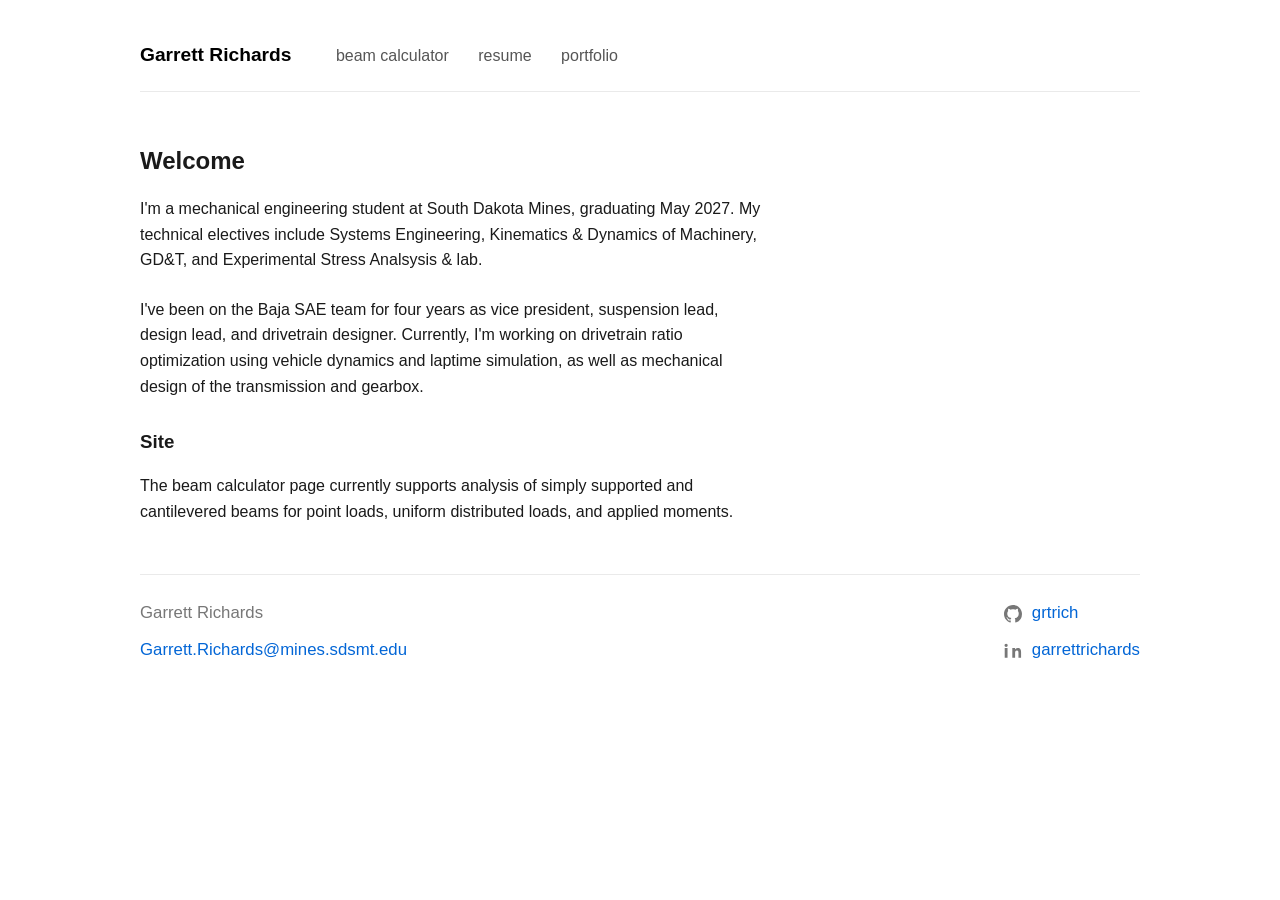
<file: index.html>
<!DOCTYPE html>
<html lang="en">
<head>
<meta charset="UTF-8">
<meta name="viewport" content="width=device-width, initial-scale=1.0">
<title>Garrett Richards [ME' 27]</title>
<link rel="stylesheet" href="style.css">
<style>
  .social-row svg {
    width: 18px;
    height: 18px;
    min-width: 18px; 
    flex-shrink: 0;  
    fill: #777;
    border: none;
    background: transparent;
    border-radius: 0; 
    display: inline-block; 
  }
</style>
</head>
<body>
  <nav>
    <a href="/" class="brand">Garrett Richards</a>
    <a href="calculator.html">beam calculator</a>
    <a href="resume.html">resume</a>
    <a href="portfolio.html">portfolio</a>
  </nav>

  <main>
    <h2>Welcome</h2>
    <p>I'm a mechanical engineering student at South Dakota Mines, graduating May 2027. My technical electives include Systems Engineering, Kinematics & Dynamics of Machinery, GD&T, and Experimental Stress Analsysis & lab.</p>
    
    <p>I've been on the Baja SAE team for four years as vice president, suspension lead, design lead, and drivetrain designer. Currently, I'm working on drivetrain ratio optimization using vehicle dynamics and laptime simulation, as well as mechanical design of the transmission and gearbox.</p>

    <h3>Site</h3>
    <p>The beam calculator page currently supports analysis of simply supported and cantilevered beams for point loads, uniform distributed loads, and applied moments.</p>
  </main>

  <footer>
    <div class="footer-col">
      <span class="footer-name">Garrett Richards</span>
      <a href="mailto:Garrett.Richards@mines.sdsmt.edu" class="footer-link">Garrett.Richards@mines.sdsmt.edu</a>
    </div>
    <div class="footer-col">
      <div class="social-row">
        <svg viewBox="0 0 16 16"><path fill-rule="evenodd" d="M8 0C3.58 0 0 3.58 0 8c0 3.54 2.29 6.53 5.47 7.59.4.07.55-.17.55-.38 0-.19-.01-.82-.01-1.49-2.01.37-2.53-.49-2.69-.94-.09-.23-.48-.94-.82-1.13-.28-.15-.68-.52-.01-.53.63-.01 1.08.58 1.23.82.72 1.21 1.87.87 2.33.66.07-.52.28-.87.51-1.07-1.78-.2-3.64-.89-3.64-3.95 0-.87.31-1.59.82-2.15-.08-.2-.36-1.02.08-2.12 0 0 .67-.21 2.2.82.64-.18 1.32-.27 2-.27.68 0 1.36.09 2 .27 1.53-1.04 2.2-.82 2.2-.82.44 1.1.16 1.92.08 2.12.51.56.82 1.27.82 2.15 0 3.07-1.87 3.75-3.65 3.95.29.25.54.73.54 1.48 0 1.07-.01 1.93-.01 2.2 0 .21.15.46.55.38A8.013 8.013 0 0016 8c0-4.42-3.58-8-8-8z"></path></svg>
        <a href="https://github.com/grtrich" class="footer-link">grtrich</a>
      </div>
      <div class="social-row">
        <svg viewBox="0 0 16 16"><path fill-rule="evenodd" d="M3.14 14H.64V5.44h2.5V14zM1.89 4.41A1.45 1.45 0 01.44 2.96 1.45 1.45 0 011.89 1.5a1.45 1.45 0 011.45 1.46 1.45 1.45 0 01-1.45 1.45zm13.47 9.59h-2.5V9.86c0-.99-.02-2.27-1.38-2.27-1.38 0-1.6 1.08-1.6 2.2v4.21H7.38V5.44h2.4v1.17h.03c.34-.63 1.15-1.3 2.37-1.3 2.53 0 3 1.67 3 3.83V14z"></path></svg>
        <a href="https://www.linkedin.com/in/garrettrichards/" class="footer-link">garrettrichards</a>
      </div>
    </div>
  </footer>
</body>
</html>
</file>
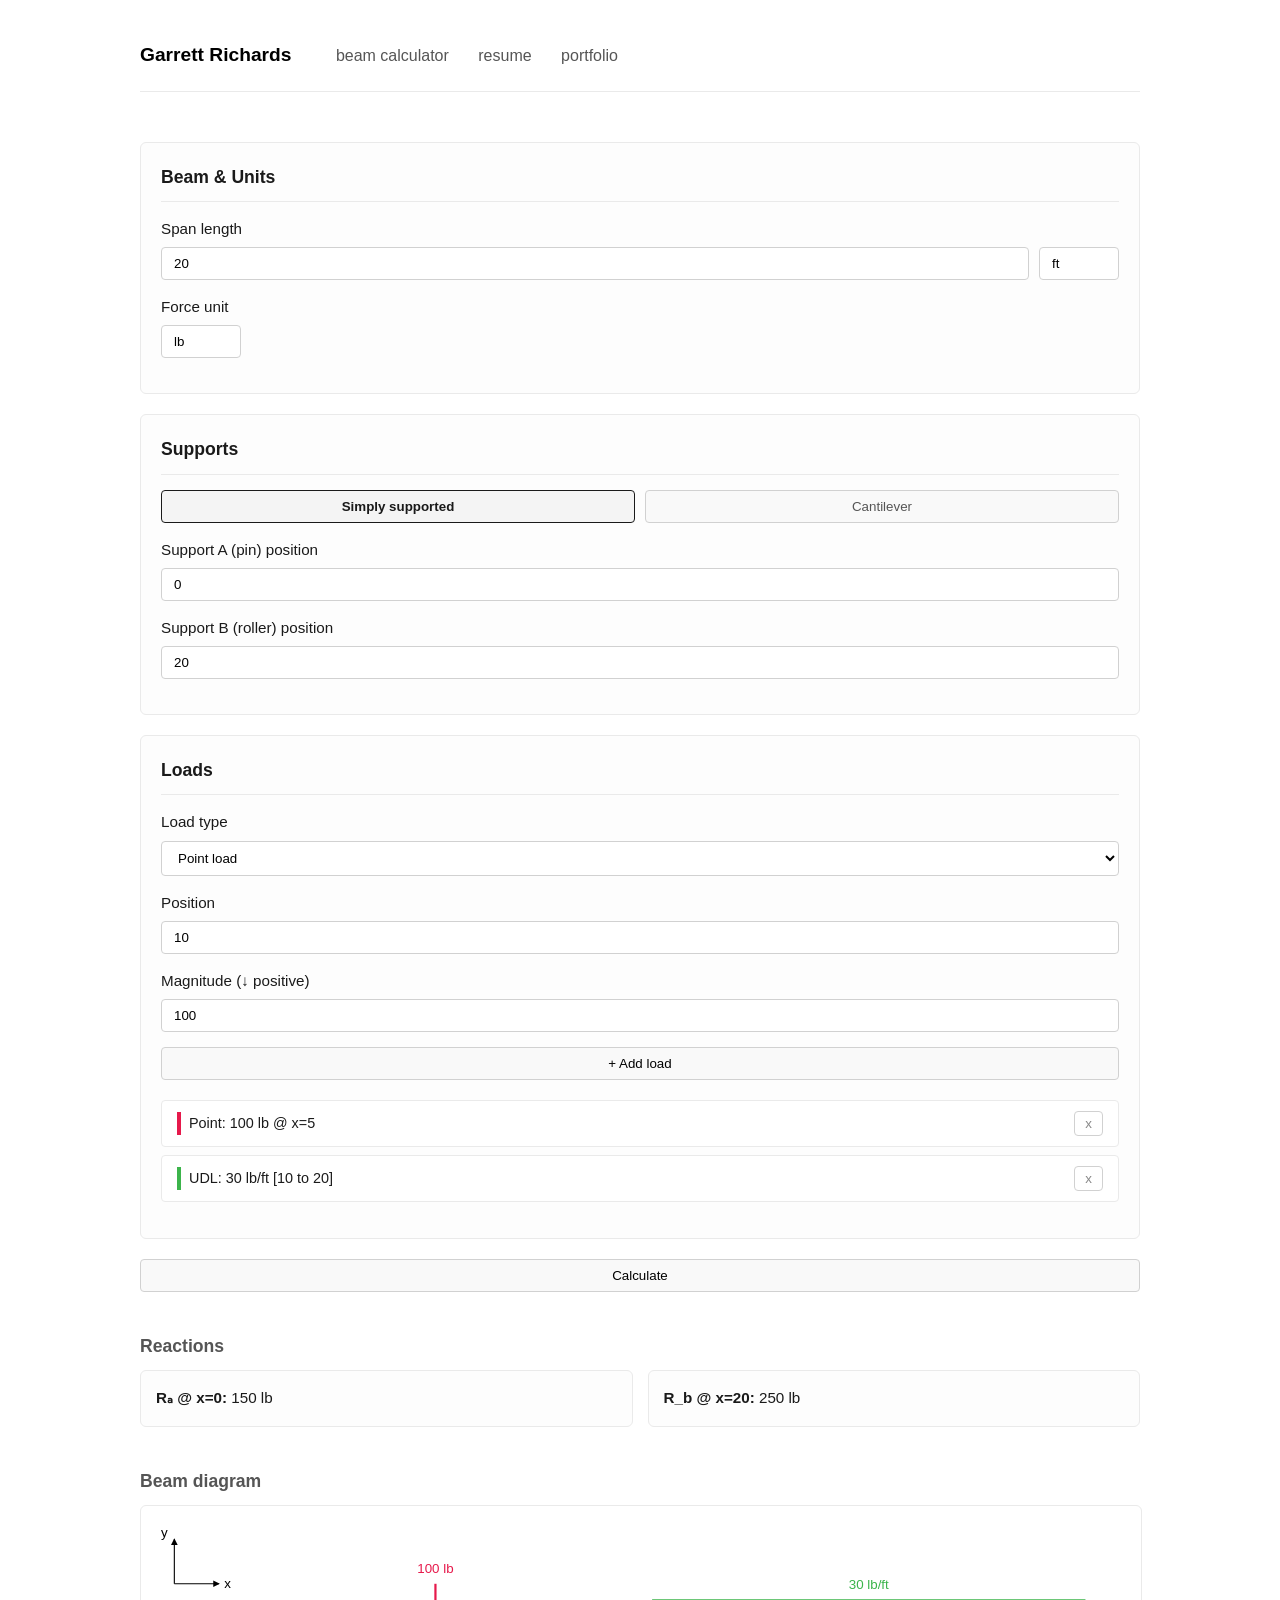
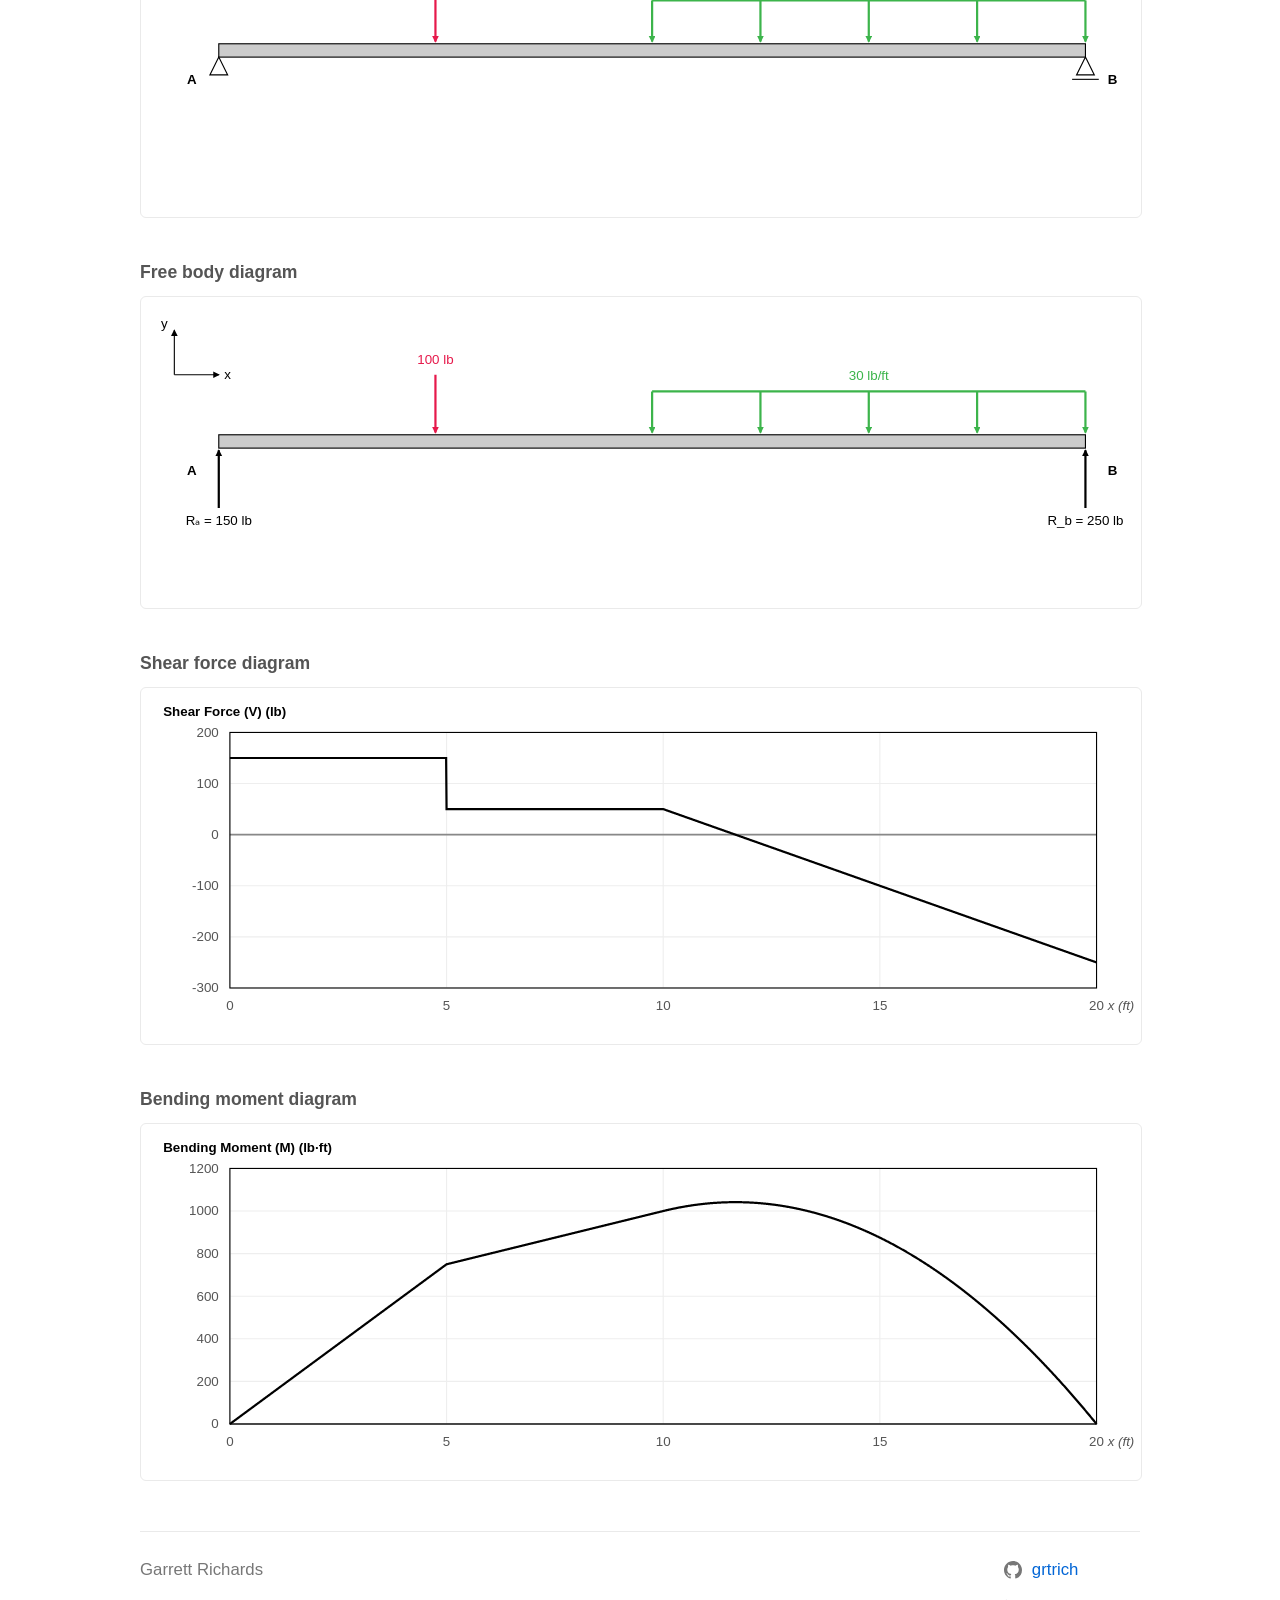
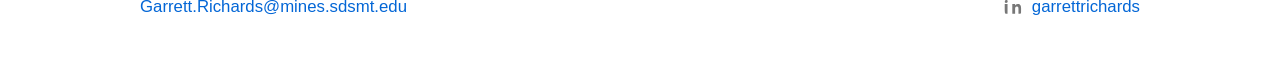
<file: calculator.html>
<!DOCTYPE html>
<html lang="en">
<head>
<meta charset="UTF-8">
<meta name="viewport" content="width=device-width, initial-scale=1.0">
<title>Beam Calculator - Garrett Richards [ME '27]</title>
<link rel="stylesheet" href="style.css">
</head>
<body>
  <nav>
    <a href="/" class="brand">Garrett Richards</a>
    <a href="calculator.html">beam calculator</a>
    <a href="resume.html">resume</a>
    <a href="portfolio.html">portfolio</a>
  </nav>

  <div class="app">
    <aside>
      <form id="beamForm" autocomplete="off">
        <section class="panel">
          <h2>Beam & Units</h2>
          <label>Span length
            <div class="row">
              <input type="number" id="beamLength" value="20" min="0.1" step="0.1" required>
              <input type="text" id="lengthUnit" value="ft" class="unit-input" maxlength="4">
            </div>
          </label>
          <label>Force unit
            <input type="text" id="forceUnit" value="lb" class="unit-input" maxlength="4">
          </label>
        </section>

        <section class="panel">
          <h2>Supports</h2>
          <div class="toggle-group" id="supportTypeToggle">
            <button type="button" class="toggle-btn active" data-value="simple">Simply supported</button>
            <button type="button" class="toggle-btn" data-value="cantilever">Cantilever</button>
          </div>

          <div id="simpleSupportFields" class="sub-fields">
            <label>Support A (pin) position <input type="number" id="supportA" value="0" step="0.1"></label>
            <label>Support B (roller) position <input type="number" id="supportB" value="20" step="0.1"></label>
          </div>

          <div id="cantileverFields" class="sub-fields hidden">
            <label>Fixed end
              <select id="fixedEnd">
                <option value="left">Left (x = 0)</option>
                <option value="right">Right (x = L)</option>
              </select>
            </label>
          </div>
        </section>

        <section class="panel">
          <h2>Loads</h2>
          <label>Load type
            <select id="loadType">
              <option value="point">Point load</option>
              <option value="udl">Distributed load (UDL)</option>
              <option value="moment">Applied moment</option>
            </select>
          </label>

          <div id="pointFields" class="load-fields">
            <label>Position <input type="number" id="pPos" value="10" step="0.1"></label>
            <label>Magnitude (&darr; positive) <input type="number" id="pMag" value="100" step="1"></label>
          </div>
          <div id="udlFields" class="load-fields hidden">
            <label>Start <input type="number" id="uStart" value="0" step="0.1"></label>
            <label>End <input type="number" id="uEnd" value="20" step="0.1"></label>
            <label>Intensity <input type="number" id="uMag" value="20" step="1"></label>
          </div>
          <div id="momentFields" class="load-fields hidden">
            <label>Position <input type="number" id="mPos" value="10" step="0.1"></label>
            <label>Magnitude <input type="number" id="mMag" value="200" step="1"></label>
            <label>Direction
              <select id="mDir">
                <option value="cw">Clockwise</option>
                <option value="ccw">Counterclockwise</option>
              </select>
            </label>
          </div>

          <button type="button" id="addLoadBtn">+ Add load</button>
          <ul id="loadList" class="load-list"></ul>
        </section>
        
        <button type="submit" id="calcBtn">Calculate</button>
      </form>
    </aside>

    <main class="workspace">
      <div class="sheet">
        <div class="sheet-head">Reactions</div>
        <div id="reactionsOut">Set up your beam and click Calculate.</div>
      </div>
      <div class="sheet">
        <div class="sheet-head">Beam diagram</div>
        <svg id="beamSvg" viewBox="0 0 900 280"></svg>
      </div>
      <div class="sheet">
        <div class="sheet-head">Free body diagram</div>
        <svg id="fbdSvg" viewBox="0 0 900 280"></svg>
      </div>
      <div class="sheet">
        <div class="sheet-head">Shear force diagram</div>
        <svg id="sfdSvg" viewBox="0 0 900 320"></svg>
      </div>
      <div class="sheet">
        <div class="sheet-head">Bending moment diagram</div>
        <svg id="bmdSvg" viewBox="0 0 900 320"></svg>
      </div>
    </main>
  </div>

  <footer>
    <div class="footer-col">
      <span class="footer-name">Garrett Richards</span>
      <a href="mailto:Garrett.Richards@mines.sdsmt.edu" class="footer-link">Garrett.Richards@mines.sdsmt.edu</a>
    </div>
    <div class="footer-col">
      <div class="social-row">
        <svg viewBox="0 0 16 16"><path fill-rule="evenodd" d="M8 0C3.58 0 0 3.58 0 8c0 3.54 2.29 6.53 5.47 7.59.4.07.55-.17.55-.38 0-.19-.01-.82-.01-1.49-2.01.37-2.53-.49-2.69-.94-.09-.23-.48-.94-.82-1.13-.28-.15-.68-.52-.01-.53.63-.01 1.08.58 1.23.82.72 1.21 1.87.87 2.33.66.07-.52.28-.87.51-1.07-1.78-.2-3.64-.89-3.64-3.95 0-.87.31-1.59.82-2.15-.08-.2-.36-1.02.08-2.12 0 0 .67-.21 2.2.82.64-.18 1.32-.27 2-.27.68 0 1.36.09 2 .27 1.53-1.04 2.2-.82 2.2-.82.44 1.1.16 1.92.08 2.12.51.56.82 1.27.82 2.15 0 3.07-1.87 3.75-3.65 3.95.29.25.54.73.54 1.48 0 1.07-.01 1.93-.01 2.2 0 .21.15.46.55.38A8.013 8.013 0 0016 8c0-4.42-3.58-8-8-8z"></path></svg>
        <a href="https://github.com/grtrich" class="footer-link">grtrich</a>
      </div>
      <div class="social-row">
        <svg viewBox="0 0 16 16"><path fill-rule="evenodd" d="M3.14 14H.64V5.44h2.5V14zM1.89 4.41A1.45 1.45 0 01.44 2.96 1.45 1.45 0 011.89 1.5a1.45 1.45 0 011.45 1.46 1.45 1.45 0 01-1.45 1.45zm13.47 9.59h-2.5V9.86c0-.99-.02-2.27-1.38-2.27-1.38 0-1.6 1.08-1.6 2.2v4.21H7.38V5.44h2.4v1.17h.03c.34-.63 1.15-1.3 2.37-1.3 2.53 0 3 1.67 3 3.83V14z"></path></svg>
        <a href="https://www.linkedin.com/in/garrettrichards/" class="footer-link">garrettrichards</a>
      </div>
    </div>
  </footer>

<script src="app.js"></script>
</body>
</html>
</file>
<file: style.css>
/* Base & Typography */
body {
  font-family: -apple-system, BlinkMacSystemFont, "Segoe UI", Roboto, Oxygen-Sans, Ubuntu, Cantarell, "Helvetica Neue", sans-serif;
  background-color: #ffffff;
  color: #1a1a1a;
  margin: 0 auto;
  max-width: 1000px;
  line-height: 1.6;
  padding: 40px 20px;
}

h1, h2, h3 {
  font-weight: 600;
  margin-top: 1.5em;
  margin-bottom: 0.5em;
}

p {
  margin-bottom: 1.5em;
  max-width: 70ch;
}

/* Navigation */
nav {
  margin-bottom: 50px;
  border-bottom: 1px solid #eaeaea;
  padding-bottom: 20px;
}

nav a {
  margin-right: 25px;
  text-decoration: none;
  color: #555555;
  transition: color 0.2s;
}

nav a:hover {
  color: #000000;
}

nav a.brand {
  font-weight: 700;
  color: #000000;
  font-size: 1.2em;
  margin-right: 40px;
}

/* Utilities */
.hidden { display: none !important; }
code { background: #f4f4f4; padding: 2px 6px; border-radius: 4px; font-size: 0.9em; }

/* Calculator Layout */
.app {
  display: grid;
  grid-template-columns: 1fr;
  gap: 40px;
}

.panel {
  background: #fdfdfd;
  border: 1px solid #eaeaea;
  padding: 20px;
  margin-bottom: 20px;
  border-radius: 6px;
}

.panel h2 {
  font-size: 1.1em;
  margin-top: 0;
  border-bottom: 1px solid #eaeaea;
  padding-bottom: 10px;
  margin-bottom: 15px;
}

/* Forms */
label {
  display: block;
  margin-bottom: 15px;
  font-size: 0.95em;
  font-weight: 500;
}

input, select, button {
  display: block;
  width: 100%;
  margin-top: 6px;
  padding: 8px 12px;
  font-family: inherit;
  border: 1px solid #d1d1d1;
  border-radius: 4px;
  box-sizing: border-box;
  background-color: #ffffff;
}

.row { display: flex; gap: 10px; }
.unit-input { width: 80px; }

/* Buttons */
button {
  cursor: pointer;
  background: #f9f9f9;
  font-weight: 500;
  transition: background 0.2s;
}
button:hover { background: #f0f0f0; }

.toggle-group { display: flex; gap: 10px; margin-bottom: 15px; }
.toggle-btn { flex: 1; margin: 0; color: #555; }
.toggle-btn.active {
  font-weight: bold;
  border-color: #1a1a1a;
  color: #1a1a1a;
  background: #f4f4f4;
}

/* Load List */
.load-list { list-style: none; padding: 0; margin-top: 20px; }
.load-list li {
  margin-bottom: 8px;
  padding: 10px 15px;
  border: 1px solid #eaeaea;
  display: flex;
  justify-content: space-between;
  align-items: center;
  background: #ffffff;
  border-radius: 4px;
  font-size: 0.9em;
}
.load-list button {
  width: auto;
  padding: 4px 10px;
  margin: 0;
  background: transparent;
  border: 1px solid #d1d1d1;
  color: #888;
}
.load-list button:hover {
  background: #fff0f0;
  color: #cc0000;
  border-color: #cc0000;
}

/* Workspaces */
.workspace { display: flex; flex-direction: column; gap: 40px; }
.sheet-head {
  font-weight: 600;
  margin-bottom: 10px;
  font-size: 1.1em;
  color: #555;
}

svg {
  border: 1px solid #eaeaea;
  background: #ffffff;
  display: block;
  width: 100%;
  height: auto;
  border-radius: 6px;
}
svg text {
  font-family: inherit;
  font-size: 12px;
}

.reactions-grid { display: grid; grid-template-columns: 1fr 1fr; gap: 15px; }
.reactions-grid div {
  padding: 15px;
  background: #fdfdfd;
  border: 1px solid #eaeaea;
  border-radius: 6px;
  font-size: 0.95em;
}

.pdf-frame {
  width: 100%;
  height: 80vh;
  min-height: 600px;
  border: 1px solid #eaeaea;
  border-radius: 6px;
}

/* Footer */
footer {
  margin-top: 50px;
  border-top: 1px solid #eaeaea;
  padding-top: 25px;
  display: flex;
  justify-content: space-between;
  align-items: flex-start;
  font-size: 1.05em;
}
.footer-col {
  display: flex;
  flex-direction: column;
  gap: 10px;
}
.footer-name {
  color: #777;
}
.footer-link {
  color: #0366d6;
  text-decoration: none;
}
.footer-link:hover {
  text-decoration: underline;
}
.social-row {
  display: flex;
  align-items: center;
  gap: 10px;
}
.social-row svg {
  width: 18px;
  height: 18px;
  fill: #777;
  border: none;
  background: transparent;
}
</file>
